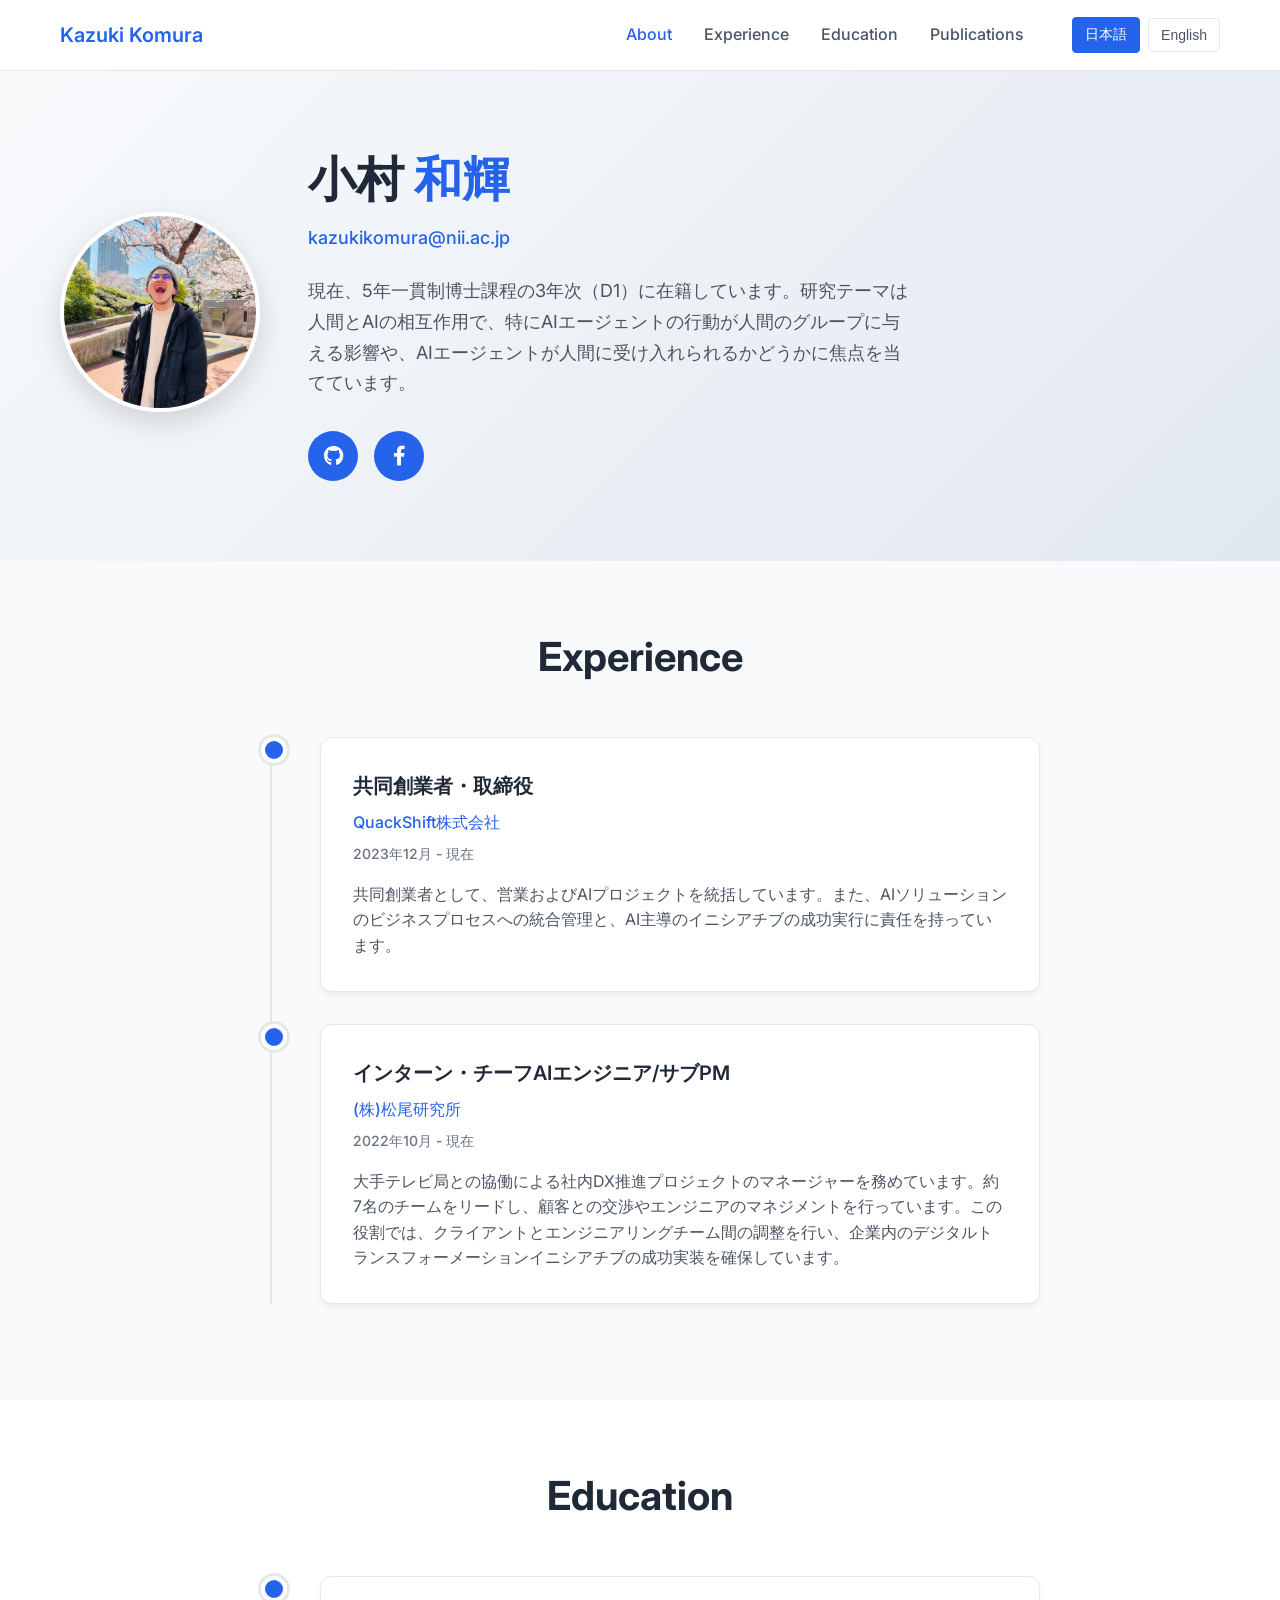
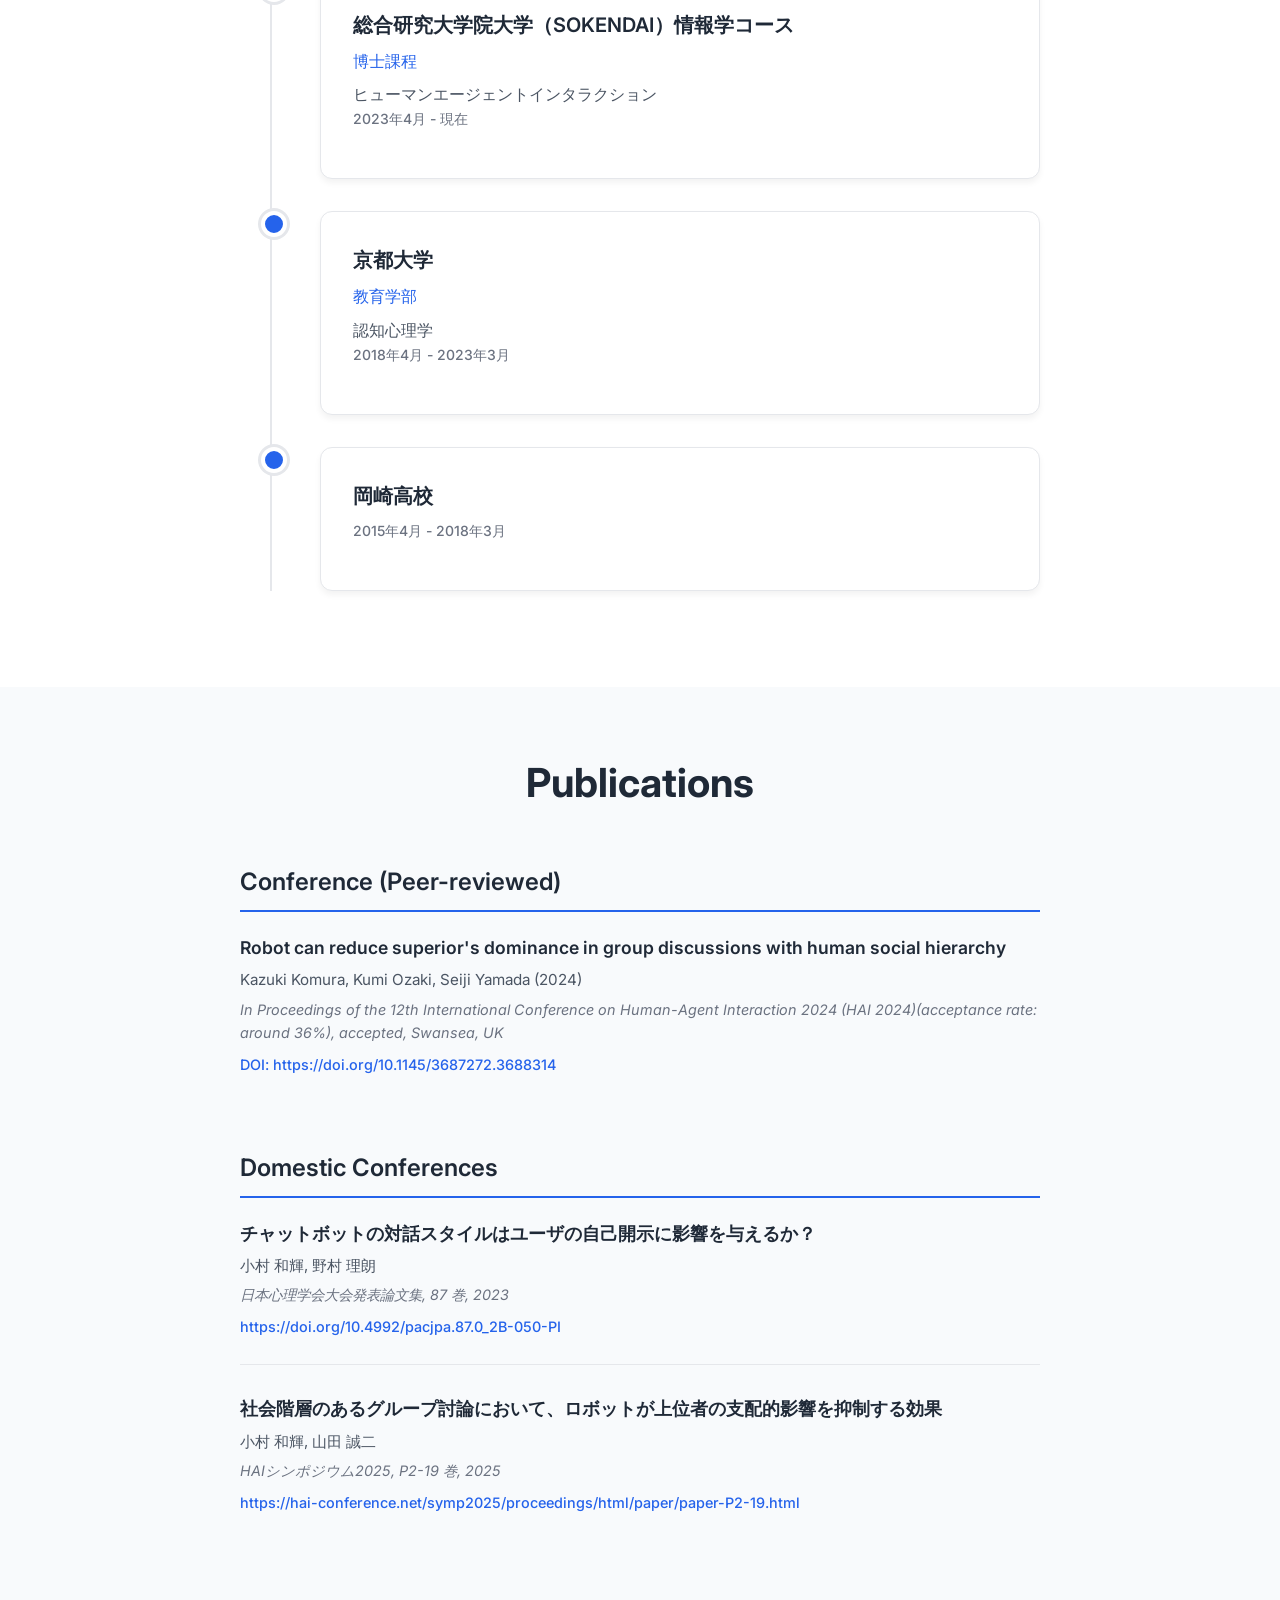
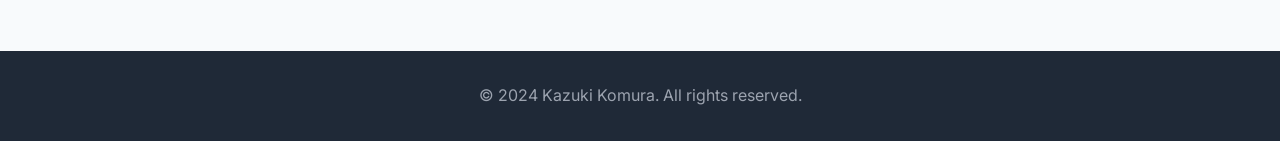
<file: index.html>
<!DOCTYPE html>
<html lang="en">
<head>
    <meta charset="UTF-8">
    <meta name="viewport" content="width=device-width, initial-scale=1.0">
    <title>Kazuki Komura - Personal Page</title>
    <link rel="icon" type="image/x-icon" href="assets/img/favicon.ico" />
    <link href="https://cdnjs.cloudflare.com/ajax/libs/font-awesome/6.0.0/css/all.min.css" rel="stylesheet">
    <link href="https://fonts.googleapis.com/css2?family=Inter:wght@300;400;500;600;700&display=swap" rel="stylesheet">
    <link href="css/styles.css" rel="stylesheet" />
</head>
<body>
    <nav class="navbar">
        <div class="nav-container">
            <div class="nav-brand">Kazuki Komura</div>
            <div class="nav-menu">
                <a href="#about" class="nav-link" data-key="nav.about">About</a>
                <a href="#experience" class="nav-link" data-key="nav.experience">Experience</a>
                <a href="#education" class="nav-link" data-key="nav.education">Education</a>
                <a href="#publications" class="nav-link" data-key="nav.publications">Publications</a>
                <div class="language-switcher">
                    <button class="lang-btn active" data-lang="ja">日本語</button>
                    <button class="lang-btn" data-lang="en">English</button>
                </div>
            </div>
        </div>
    </nav>

    <main class="main-content">
        <!-- Hero Section -->
        <section id="about" class="hero-section">
            <div class="container">
                <div class="hero-content">
                    <div class="profile-image">
                        <img src="assets/img/profile.jpg" alt="Kazuki Komura" class="profile-img">
                    </div>
                    <div class="hero-text">
                        <h1 class="hero-title">
                            <span id="first-name">Kazuki</span>
                            <span id="last-name">Komura</span>
                        </h1>
                        <div class="hero-subtitle">
                            <a href="mailto:" id="email-link"></a>
                        </div>
                        <p class="hero-description" id="bio"></p>
                        <div class="social-links" id="social-links"></div>
                    </div>
                </div>
            </div>
        </section>

        <!-- Experience Section -->
        <section id="experience" class="section">
            <div class="container">
                <h2 class="section-title" data-key="sections.experience">Experience</h2>
                <div class="timeline" id="experience-list"></div>
            </div>
        </section>

        <!-- Education Section -->
        <section id="education" class="section">
            <div class="container">
                <h2 class="section-title" data-key="sections.education">Education</h2>
                <div class="timeline" id="education-list"></div>
            </div>
        </section>

        <!-- Publications Section -->
        <section id="publications" class="section">
            <div class="container">
                <h2 class="section-title" data-key="sections.publications">Publications</h2>
                <div class="publications-content">
                    <div class="publication-category">
                        <h3 class="category-title" data-key="publications.conference">Conference (Peer-reviewed)</h3>
                        <ul class="publication-list" id="conference-publications"></ul>
                    </div>
                    <div class="publication-category">
                        <h3 class="category-title" data-key="publications.domestic">Domestic Conferences</h3>
                        <ul class="publication-list" id="domestic-publications"></ul>
                    </div>
                </div>
            </div>
        </section>
    </main>

    <footer class="footer">
        <div class="container">
            <p data-key="footer">&copy; 2024 Kazuki Komura. All rights reserved.</p>
        </div>
    </footer>

    <script src="js/scripts.js"></script>
</body>
</html>
</file>
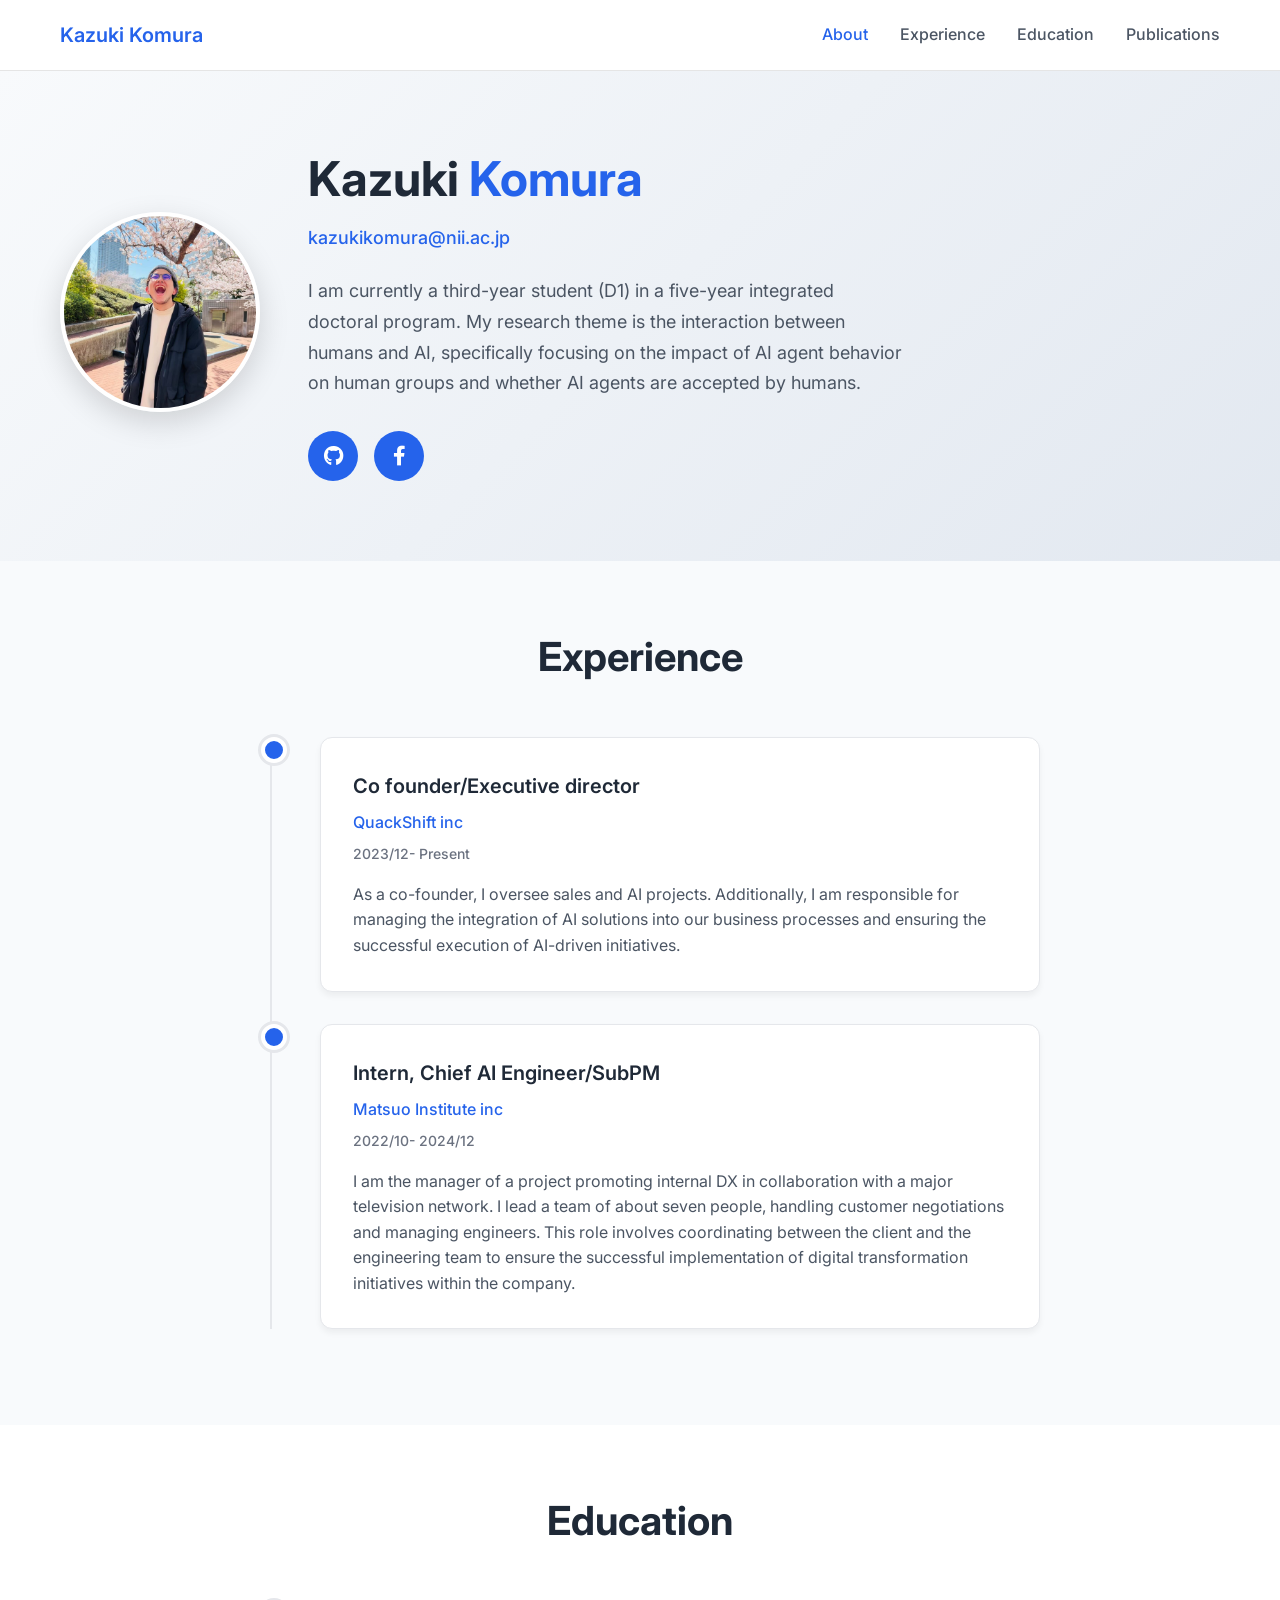
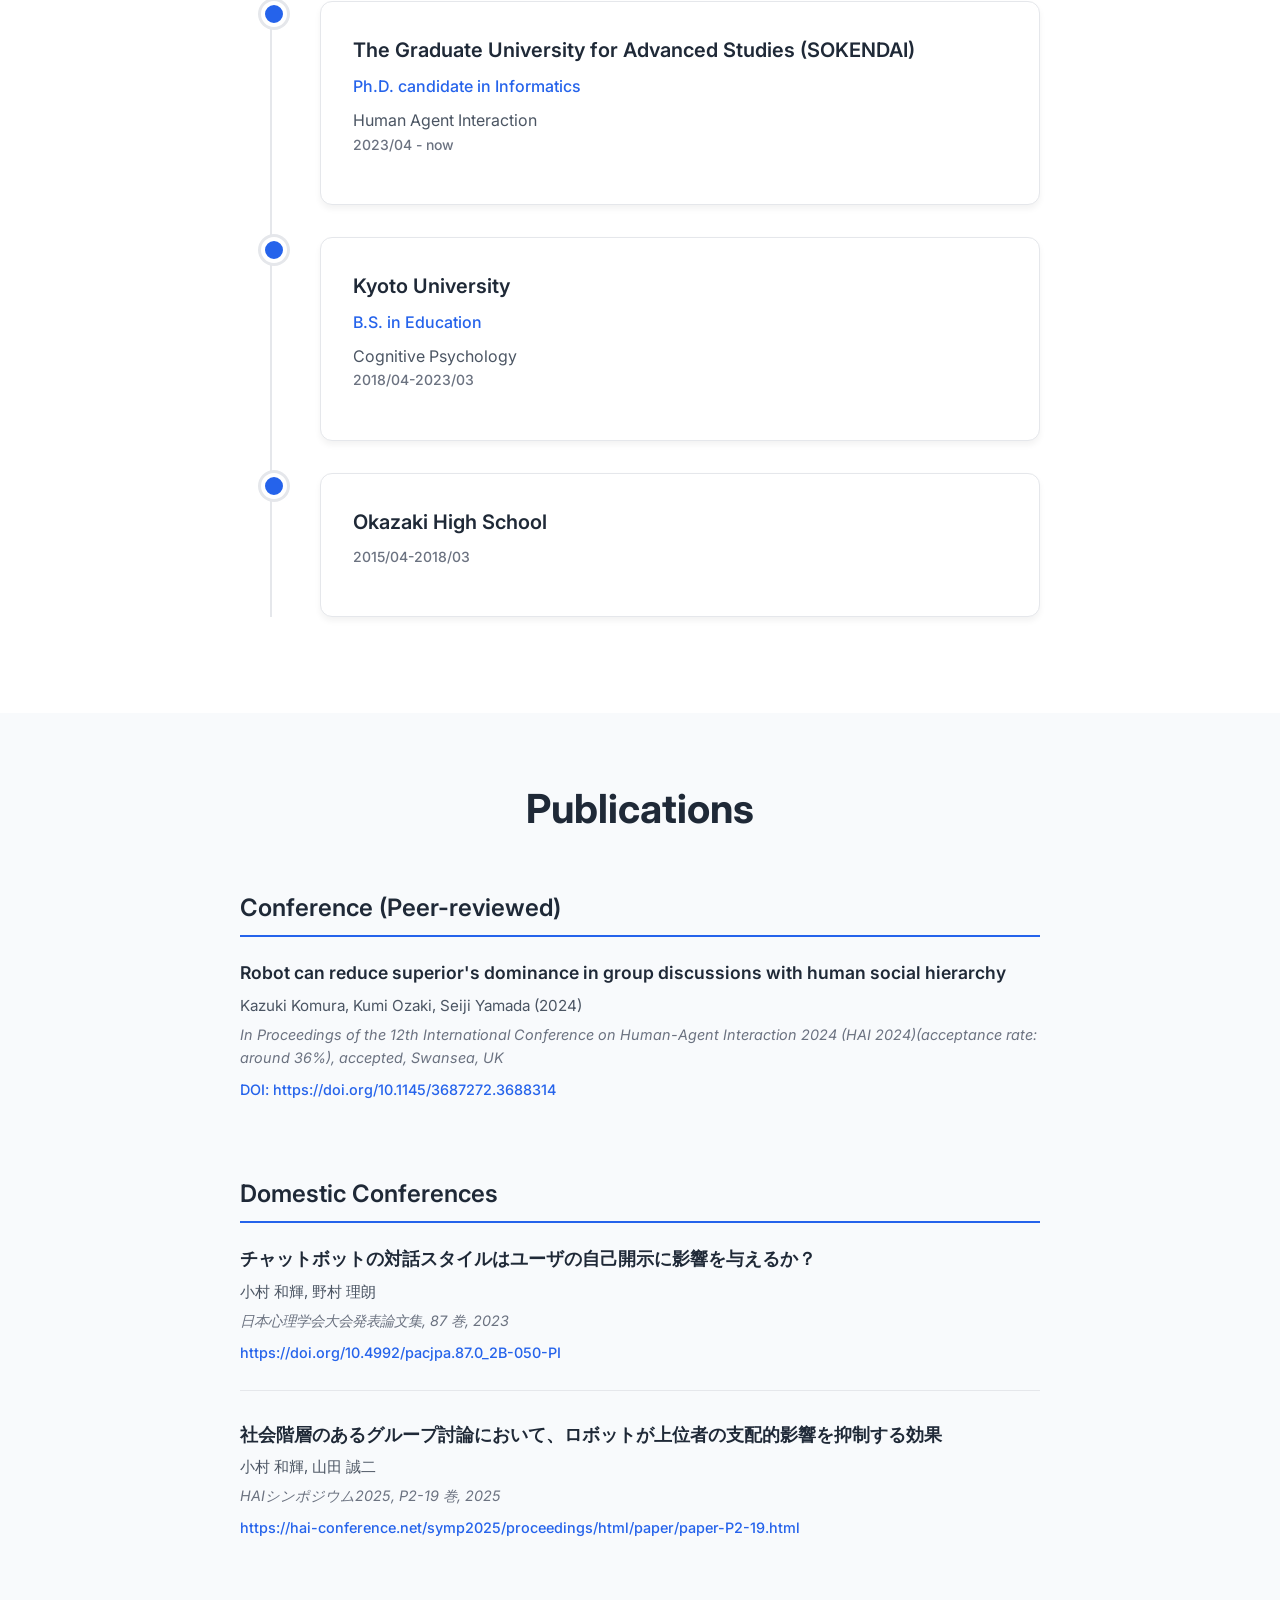
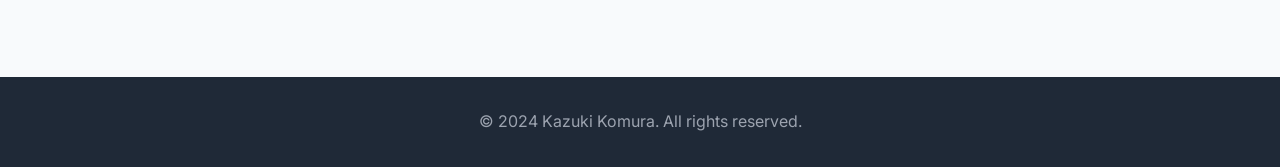
<file: template/index.html>
<!DOCTYPE html>
<html lang="en">
<head>
    <meta charset="UTF-8">
    <meta name="viewport" content="width=device-width, initial-scale=1.0">
    <title>Kazuki Komura - Personal Page</title>
    <link rel="icon" type="image/x-icon" href="assets/img/favicon.ico" />
    <link href="https://cdnjs.cloudflare.com/ajax/libs/font-awesome/6.0.0/css/all.min.css" rel="stylesheet">
    <link href="https://fonts.googleapis.com/css2?family=Inter:wght@300;400;500;600;700&display=swap" rel="stylesheet">
    <link href="css/styles.css" rel="stylesheet" />
</head>
<body>
    <nav class="navbar">
        <div class="nav-container">
            <div class="nav-brand">Kazuki Komura</div>
            <div class="nav-menu">
                <a href="#about" class="nav-link">About</a>
                <a href="#experience" class="nav-link">Experience</a>
                <a href="#education" class="nav-link">Education</a>
                <a href="#publications" class="nav-link">Publications</a>
            </div>
        </div>
    </nav>

    <main class="main-content">
        <!-- Hero Section -->
        <section id="about" class="hero-section">
            <div class="container">
                <div class="hero-content">
                    <div class="profile-image">
                        <img src="assets/img/profile.jpg" alt="Kazuki Komura" class="profile-img">
                    </div>
                    <div class="hero-text">
                        <h1 class="hero-title">
                            <span id="first-name">Kazuki</span>
                            <span id="last-name">Komura</span>
                        </h1>
                        <div class="hero-subtitle">
                            <a href="mailto:" id="email-link"></a>
                        </div>
                        <p class="hero-description" id="bio"></p>
                        <div class="social-links" id="social-links"></div>
                    </div>
                </div>
            </div>
        </section>

        <!-- Experience Section -->
        <section id="experience" class="section">
            <div class="container">
                <h2 class="section-title">Experience</h2>
                <div class="timeline" id="experience-list"></div>
            </div>
        </section>

        <!-- Education Section -->
        <section id="education" class="section">
            <div class="container">
                <h2 class="section-title">Education</h2>
                <div class="timeline" id="education-list"></div>
            </div>
        </section>

        <!-- Publications Section -->
        <section id="publications" class="section">
            <div class="container">
                <h2 class="section-title">Publications</h2>
                <div class="publications-content">
                    <div class="publication-category">
                        <h3 class="category-title">Conference (Peer-reviewed)</h3>
                        <ul class="publication-list" id="conference-publications"></ul>
                    </div>
                    <div class="publication-category">
                        <h3 class="category-title">Domestic Conferences</h3>
                        <ul class="publication-list" id="domestic-publications"></ul>
                    </div>
                </div>
            </div>
        </section>
    </main>

    <footer class="footer">
        <div class="container">
            <p>&copy; 2024 Kazuki Komura. All rights reserved.</p>
        </div>
    </footer>

    <script src="js/scripts.js"></script>
</body>
</html>
</file>
<file: css/styles.css>
/* Reset and Base Styles */
* {
    margin: 0;
    padding: 0;
    box-sizing: border-box;
}

html {
    scroll-behavior: smooth;
}

body {
    font-family: 'Inter', -apple-system, BlinkMacSystemFont, 'Segoe UI', Roboto, Oxygen, Ubuntu, Cantarell, sans-serif;
    line-height: 1.6;
    color: #333;
    background-color: #ffffff;
}

/* Container */
.container {
    max-width: 1200px;
    margin: 0 auto;
    padding: 0 20px;
}

/* Navigation */
.navbar {
    position: fixed;
    top: 0;
    width: 100%;
    background: rgba(255, 255, 255, 0.95);
    backdrop-filter: blur(10px);
    border-bottom: 1px solid rgba(0, 0, 0, 0.1);
    z-index: 1000;
}

.nav-container {
    max-width: 1200px;
    margin: 0 auto;
    padding: 0 20px;
    display: flex;
    justify-content: space-between;
    align-items: center;
    height: 70px;
}

.nav-brand {
    font-size: 1.25rem;
    font-weight: 600;
    color: #2563eb;
}

.nav-menu {
    display: flex;
    gap: 2rem;
    align-items: center;
}

.nav-link {
    text-decoration: none;
    color: #4b5563;
    font-weight: 500;
    transition: color 0.3s ease;
}

.nav-link:hover,
.nav-link.active {
    color: #2563eb;
}

/* Language Switcher */
.language-switcher {
    display: flex;
    gap: 0.5rem;
    margin-left: 1rem;
    align-items: center;
}

.lang-btn {
    background: transparent;
    border: 1px solid #e5e7eb;
    color: #4b5563;
    padding: 0.5rem 0.75rem;
    border-radius: 4px;
    cursor: pointer;
    font-size: 0.875rem;
    font-weight: 500;
    transition: all 0.3s ease;
}

.lang-btn:hover {
    border-color: #2563eb;
    color: #2563eb;
}

.lang-btn.active {
    background: #2563eb;
    border-color: #2563eb;
    color: white;
}

/* Main Content */
.main-content {
    margin-top: 70px;
}

/* Hero Section */
.hero-section {
    padding: 5rem 0;
    background: linear-gradient(135deg, #f8fafc 0%, #e2e8f0 100%);
}

.hero-content {
    display: grid;
    grid-template-columns: auto 1fr;
    gap: 3rem;
    align-items: center;
}

.profile-image {
    position: relative;
}

.profile-img {
    width: 200px;
    height: 200px;
    border-radius: 50%;
    object-fit: cover;
    border: 4px solid #fff;
    box-shadow: 0 10px 30px rgba(0, 0, 0, 0.15);
}

.hero-text {
    max-width: 600px;
}

.hero-title {
    font-size: 3rem;
    font-weight: 700;
    margin-bottom: 1rem;
    line-height: 1.2;
}

#first-name {
    color: #1f2937;
}

#last-name {
    color: #2563eb;
}

.hero-subtitle {
    font-size: 1.125rem;
    margin-bottom: 1.5rem;
}

#email-link {
    color: #2563eb;
    text-decoration: none;
    font-weight: 500;
}

#email-link:hover {
    text-decoration: underline;
}

.hero-description {
    font-size: 1.125rem;
    color: #4b5563;
    margin-bottom: 2rem;
    line-height: 1.7;
}

.social-links {
    display: flex;
    gap: 1rem;
}

.social-link {
    display: inline-flex;
    align-items: center;
    justify-content: center;
    width: 50px;
    height: 50px;
    background: #2563eb;
    color: white;
    border-radius: 50%;
    text-decoration: none;
    font-size: 1.25rem;
    transition: all 0.3s ease;
}

.social-link:hover {
    background: #1d4ed8;
    transform: translateY(-2px);
    box-shadow: 0 5px 15px rgba(37, 99, 235, 0.4);
}

/* Sections */
.section {
    padding: 4rem 0;
}

.section:nth-child(even) {
    background-color: #f8fafc;
}

.section-title {
    font-size: 2.5rem;
    font-weight: 700;
    text-align: center;
    margin-bottom: 3rem;
    color: #1f2937;
}

/* Timeline */
.timeline {
    position: relative;
    max-width: 800px;
    margin: 0 auto;
}

.timeline::before {
    content: '';
    position: absolute;
    left: 30px;
    top: 0;
    bottom: 0;
    width: 2px;
    background: #e5e7eb;
}

.timeline-item {
    position: relative;
    margin-bottom: 2rem;
    padding-left: 80px;
}

.timeline-item::before {
    content: '';
    position: absolute;
    left: 21px;
    top: 0;
    width: 18px;
    height: 18px;
    background: #2563eb;
    border: 4px solid #fff;
    border-radius: 50%;
    box-shadow: 0 0 0 3px #e5e7eb;
}

.timeline-content {
    background: white;
    padding: 2rem;
    border-radius: 12px;
    box-shadow: 0 4px 6px rgba(0, 0, 0, 0.05);
    border: 1px solid #e5e7eb;
}

.timeline-title {
    font-size: 1.25rem;
    font-weight: 600;
    color: #1f2937;
    margin-bottom: 0.5rem;
}

.timeline-company {
    font-size: 1rem;
    color: #2563eb;
    font-weight: 500;
    margin-bottom: 0.5rem;
}

.timeline-period {
    font-size: 0.875rem;
    color: #6b7280;
    margin-bottom: 1rem;
    font-weight: 500;
}

.timeline-description {
    color: #4b5563;
    line-height: 1.6;
}

/* Publications */
.publications-content {
    max-width: 800px;
    margin: 0 auto;
}

.publication-category {
    margin-bottom: 3rem;
}

.category-title {
    font-size: 1.5rem;
    font-weight: 600;
    color: #1f2937;
    margin-bottom: 1.5rem;
    padding-bottom: 0.5rem;
    border-bottom: 2px solid #2563eb;
}

.publication-list {
    list-style: none;
    padding: 0;
}

.publication-item {
    margin-bottom: 2rem;
    padding-bottom: 1.5rem;
    border-bottom: 1px solid #e5e7eb;
}

.publication-item:last-child {
    border-bottom: none;
}

.publication-title {
    font-weight: 600;
    color: #1f2937;
    margin-bottom: 0.5rem;
    line-height: 1.4;
    font-size: 1.1rem;
}

.publication-authors {
    color: #4b5563;
    margin-bottom: 0.3rem;
    font-size: 0.95rem;
}

.publication-venue {
    color: #6b7280;
    font-style: italic;
    margin-bottom: 0.5rem;
    font-size: 0.9rem;
}

.publication-link {
    color: #2563eb;
    text-decoration: none;
    font-weight: 500;
    font-size: 0.9rem;
}

.publication-link:hover {
    text-decoration: underline;
}

/* Footer */
.footer {
    background: #1f2937;
    color: #9ca3af;
    text-align: center;
    padding: 2rem 0;
}

/* Responsive Design */
@media (max-width: 768px) {
    .nav-container {
        flex-wrap: wrap;
        height: auto;
        padding: 1rem 20px;
    }

    .nav-menu {
        flex-wrap: wrap;
        gap: 1rem;
        width: 100%;
        justify-content: center;
        margin-top: 1rem;
    }

    .language-switcher {
        margin-left: 0;
        margin-top: 0;
    }

    .main-content {
        margin-top: 90px;
    }

    .hero-content {
        grid-template-columns: 1fr;
        text-align: center;
        gap: 2rem;
    }

    .profile-img {
        width: 150px;
        height: 150px;
    }

    .hero-title {
        font-size: 2.5rem;
    }

    .timeline {
        padding-left: 0;
    }

    .timeline::before {
        left: 15px;
    }

    .timeline-item {
        padding-left: 50px;
    }

    .timeline-item::before {
        left: 6px;
    }

    .section-title {
        font-size: 2rem;
    }
}

@media (max-width: 480px) {
    .container {
        padding: 0 15px;
    }

    .nav-menu {
        gap: 0.5rem;
    }

    .lang-btn {
        padding: 0.4rem 0.6rem;
        font-size: 0.8rem;
    }

    .hero-title {
        font-size: 2rem;
    }

    .timeline-content {
        padding: 1.5rem;
    }
}
</file>
<file: template/css/styles.css>
/* Reset and Base Styles */
* {
    margin: 0;
    padding: 0;
    box-sizing: border-box;
}

html {
    scroll-behavior: smooth;
}

body {
    font-family: 'Inter', -apple-system, BlinkMacSystemFont, 'Segoe UI', Roboto, Oxygen, Ubuntu, Cantarell, sans-serif;
    line-height: 1.6;
    color: #333;
    background-color: #ffffff;
}

/* Container */
.container {
    max-width: 1200px;
    margin: 0 auto;
    padding: 0 20px;
}

/* Navigation */
.navbar {
    position: fixed;
    top: 0;
    width: 100%;
    background: rgba(255, 255, 255, 0.95);
    backdrop-filter: blur(10px);
    border-bottom: 1px solid rgba(0, 0, 0, 0.1);
    z-index: 1000;
}

.nav-container {
    max-width: 1200px;
    margin: 0 auto;
    padding: 0 20px;
    display: flex;
    justify-content: space-between;
    align-items: center;
    height: 70px;
}

.nav-brand {
    font-size: 1.25rem;
    font-weight: 600;
    color: #2563eb;
}

.nav-menu {
    display: flex;
    gap: 2rem;
}

.nav-link {
    text-decoration: none;
    color: #4b5563;
    font-weight: 500;
    transition: color 0.3s ease;
}

.nav-link:hover,
.nav-link.active {
    color: #2563eb;
}

/* Main Content */
.main-content {
    margin-top: 70px;
}

/* Hero Section */
.hero-section {
    padding: 5rem 0;
    background: linear-gradient(135deg, #f8fafc 0%, #e2e8f0 100%);
}

.hero-content {
    display: grid;
    grid-template-columns: auto 1fr;
    gap: 3rem;
    align-items: center;
}

.profile-image {
    position: relative;
}

.profile-img {
    width: 200px;
    height: 200px;
    border-radius: 50%;
    object-fit: cover;
    border: 4px solid #fff;
    box-shadow: 0 10px 30px rgba(0, 0, 0, 0.15);
}

.hero-text {
    max-width: 600px;
}

.hero-title {
    font-size: 3rem;
    font-weight: 700;
    margin-bottom: 1rem;
    line-height: 1.2;
}

#first-name {
    color: #1f2937;
}

#last-name {
    color: #2563eb;
}

.hero-subtitle {
    font-size: 1.125rem;
    margin-bottom: 1.5rem;
}

#email-link {
    color: #2563eb;
    text-decoration: none;
    font-weight: 500;
}

#email-link:hover {
    text-decoration: underline;
}

.hero-description {
    font-size: 1.125rem;
    color: #4b5563;
    margin-bottom: 2rem;
    line-height: 1.7;
}

.social-links {
    display: flex;
    gap: 1rem;
}

.social-link {
    display: inline-flex;
    align-items: center;
    justify-content: center;
    width: 50px;
    height: 50px;
    background: #2563eb;
    color: white;
    border-radius: 50%;
    text-decoration: none;
    font-size: 1.25rem;
    transition: all 0.3s ease;
}

.social-link:hover {
    background: #1d4ed8;
    transform: translateY(-2px);
    box-shadow: 0 5px 15px rgba(37, 99, 235, 0.4);
}

/* Sections */
.section {
    padding: 4rem 0;
}

.section:nth-child(even) {
    background-color: #f8fafc;
}

.section-title {
    font-size: 2.5rem;
    font-weight: 700;
    text-align: center;
    margin-bottom: 3rem;
    color: #1f2937;
}

/* Timeline */
.timeline {
    position: relative;
    max-width: 800px;
    margin: 0 auto;
}

.timeline::before {
    content: '';
    position: absolute;
    left: 30px;
    top: 0;
    bottom: 0;
    width: 2px;
    background: #e5e7eb;
}

.timeline-item {
    position: relative;
    margin-bottom: 2rem;
    padding-left: 80px;
}

.timeline-item::before {
    content: '';
    position: absolute;
    left: 21px;
    top: 0;
    width: 18px;
    height: 18px;
    background: #2563eb;
    border: 4px solid #fff;
    border-radius: 50%;
    box-shadow: 0 0 0 3px #e5e7eb;
}

.timeline-content {
    background: white;
    padding: 2rem;
    border-radius: 12px;
    box-shadow: 0 4px 6px rgba(0, 0, 0, 0.05);
    border: 1px solid #e5e7eb;
}

.timeline-title {
    font-size: 1.25rem;
    font-weight: 600;
    color: #1f2937;
    margin-bottom: 0.5rem;
}

.timeline-company {
    font-size: 1rem;
    color: #2563eb;
    font-weight: 500;
    margin-bottom: 0.5rem;
}

.timeline-period {
    font-size: 0.875rem;
    color: #6b7280;
    margin-bottom: 1rem;
    font-weight: 500;
}

.timeline-description {
    color: #4b5563;
    line-height: 1.6;
}

/* Publications */
.publications-content {
    max-width: 800px;
    margin: 0 auto;
}

.publication-category {
    margin-bottom: 3rem;
}

.category-title {
    font-size: 1.5rem;
    font-weight: 600;
    color: #1f2937;
    margin-bottom: 1.5rem;
    padding-bottom: 0.5rem;
    border-bottom: 2px solid #2563eb;
}

.publication-list {
    list-style: none;
    padding: 0;
}

.publication-item {
    margin-bottom: 2rem;
    padding-bottom: 1.5rem;
    border-bottom: 1px solid #e5e7eb;
}

.publication-item:last-child {
    border-bottom: none;
}

.publication-title {
    font-weight: 600;
    color: #1f2937;
    margin-bottom: 0.5rem;
    line-height: 1.4;
    font-size: 1.1rem;
}

.publication-authors {
    color: #4b5563;
    margin-bottom: 0.3rem;
    font-size: 0.95rem;
}

.publication-venue {
    color: #6b7280;
    font-style: italic;
    margin-bottom: 0.5rem;
    font-size: 0.9rem;
}

.publication-link {
    color: #2563eb;
    text-decoration: none;
    font-weight: 500;
    font-size: 0.9rem;
}

.publication-link:hover {
    text-decoration: underline;
}

/* Footer */
.footer {
    background: #1f2937;
    color: #9ca3af;
    text-align: center;
    padding: 2rem 0;
}

/* Responsive Design */
@media (max-width: 768px) {
    .nav-menu {
        display: none;
    }

    .hero-content {
        grid-template-columns: 1fr;
        text-align: center;
        gap: 2rem;
    }

    .profile-img {
        width: 150px;
        height: 150px;
    }

    .hero-title {
        font-size: 2.5rem;
    }

    .timeline {
        padding-left: 0;
    }

    .timeline::before {
        left: 15px;
    }

    .timeline-item {
        padding-left: 50px;
    }

    .timeline-item::before {
        left: 6px;
    }

    .section-title {
        font-size: 2rem;
    }
}

@media (max-width: 480px) {
    .container {
        padding: 0 15px;
    }

    .hero-title {
        font-size: 2rem;
    }

    .timeline-content {
        padding: 1.5rem;
    }
}
</file>
